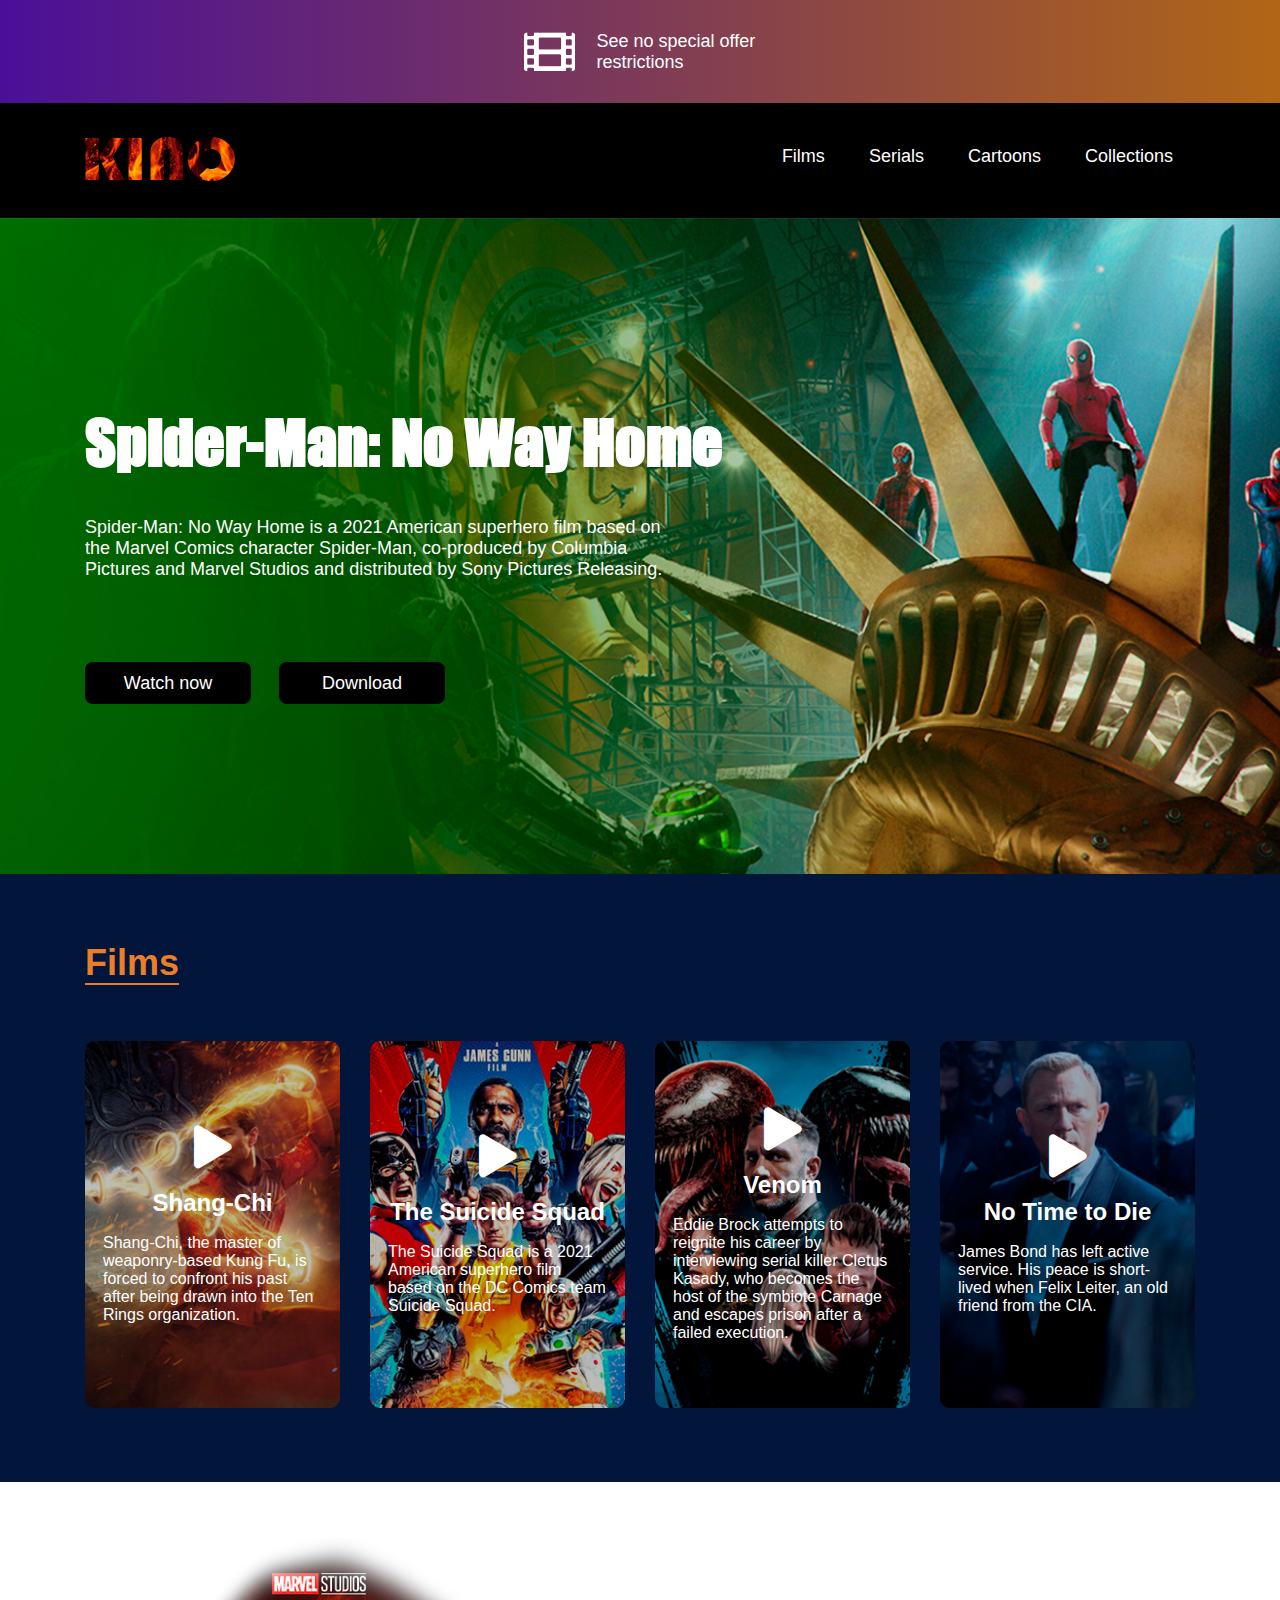
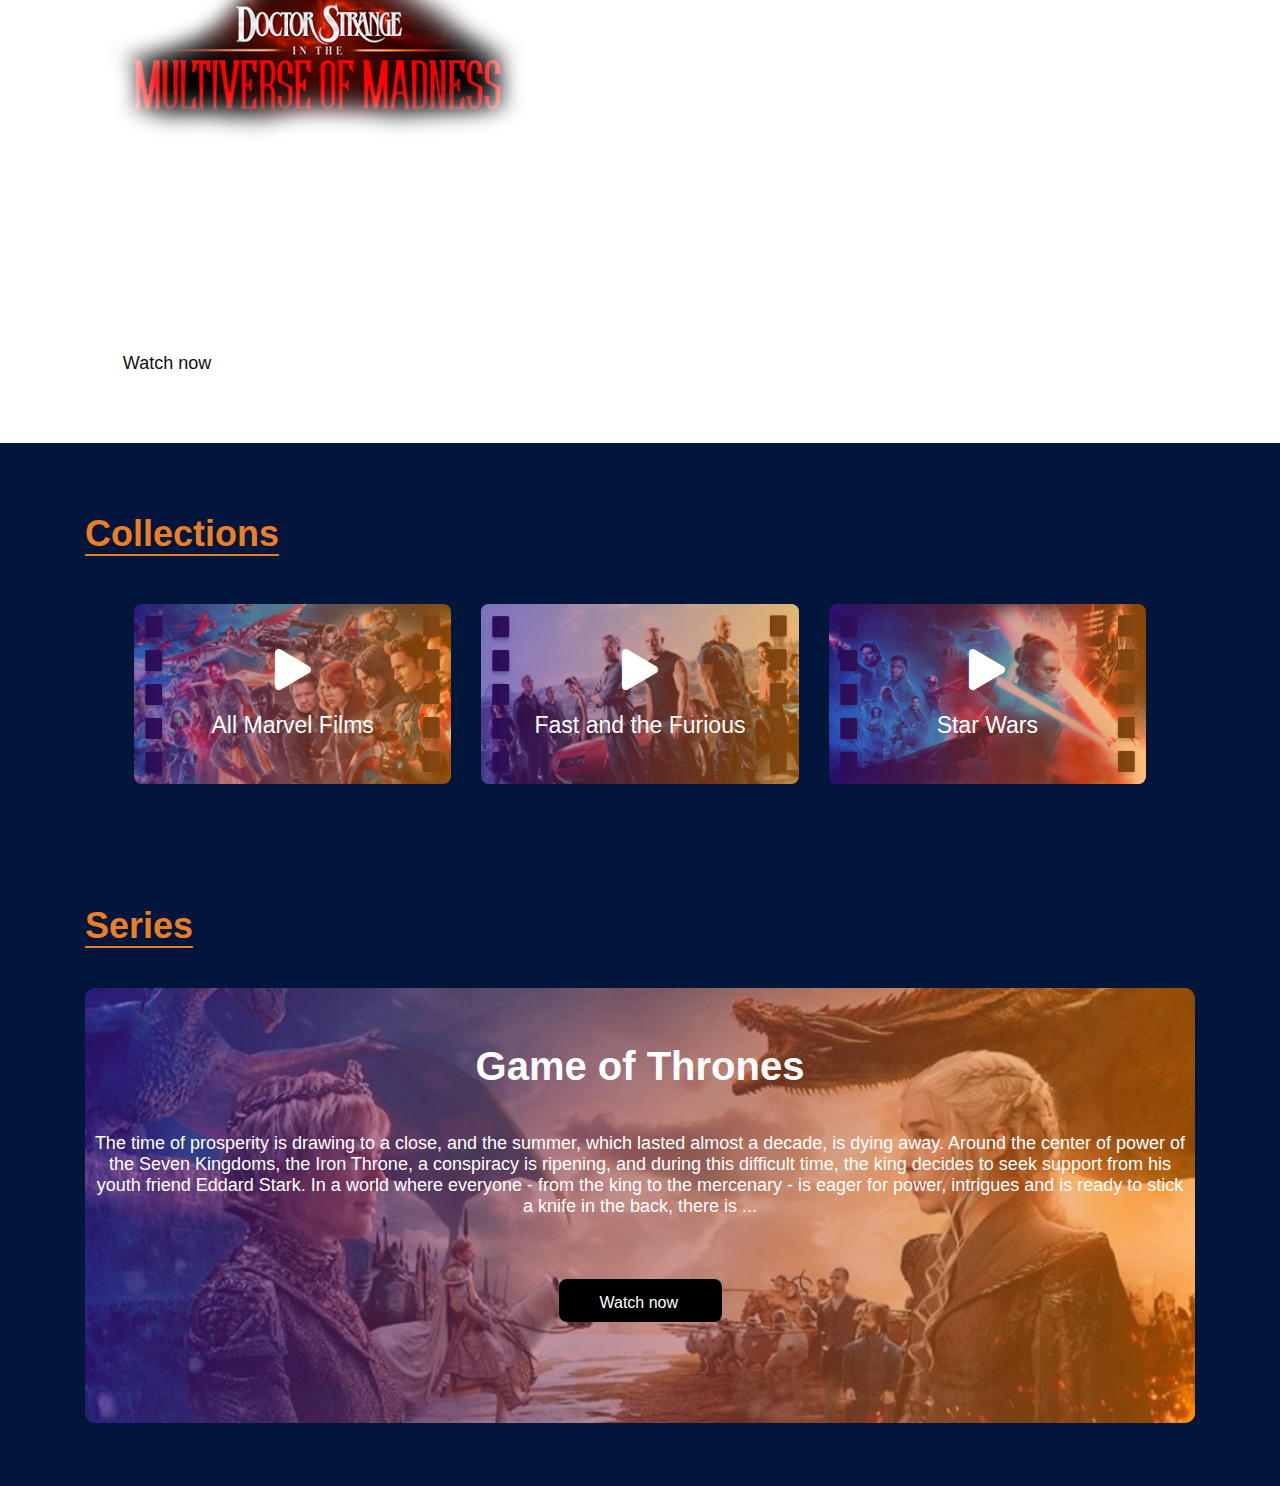
<file: index.htm>
<!DOCTYPE html>
<html lang="en">

<head>
    <meta charset="UTF-8">
    <meta http-equiv="X-UA-Compatible" content="IE=edge">
    <meta name="viewport" content="width=device-width, initial-scale=1.0">
    <title>KINO</title>

    <link rel="stylesheet" href="css/all.css">
    <link rel="stylesheet" href="css/font.css">
    <link rel="stylesheet" href="css/style.css">
    <link rel="stylesheet" href="css/media.css">

</head>

<body>

    <header>
        <div class="poster">
            <i class="fas fa-film"></i>
            <p>See no special offer restrictions</p>
        </div>

        <div class="menu">
            <div class="container">
                <nav>
                    <a class="logo" href=""><img src="img/logo.png" alt=""></a>

                    <ul>
                        <li><a href="">Films</a></li>
                        <li><a href="">Serials</a></li>
                        <li><a href="">Cartoons</a></li>
                        <li><a href="">Collections</a></li>
                    </ul>
                </nav>
            </div>
        </div>

        <div class="text">
            <div class="container">
                <div class="text-block">
                    <h1>Spider-Man: No Way Home</h1>
                    <p>Spider-Man: No Way Home is a 2021 American superhero film based on
                        the Marvel Comics character Spider-Man, co-produced by Columbia
                        Pictures and Marvel Studios and distributed by Sony Pictures Releasing.</p>

                    <div class="btn">
                        <a href="vid/Доктор Стрэндж.mp4">Watch now</a>
                        <a href="vid/Доктор Стрэндж.rar">Download</a>
                    </div>

                </div>
            </div>
        </div>
    </header>

    <section class="film">

        <div class="container">

            <h2 class="title">Films</h2>
            <div class="film-block">
                <a class="box" href="">
                    <img src="img/films-1.jpg" alt="">
                    <div class="box-text">
                        <i class="fas fa-play"></i>
                        <h3>Shang-Chi </h3>
                        <p>Shang-Chi, the master of
                            weaponry-based Kung Fu, is
                            forced to confront his past after
                            being drawn into the Ten Rings
                            organization.</p>
                    </div>

                </a>

                <a class="box" href="">
                    <img src="img/films-2.jpg" alt="">
                    <div class="box-text">
                        <i class="fas fa-play"></i>
                        <h3>The Suicide Squad</h3>
                        <p>The Suicide Squad is a 2021
                            American superhero film based
                            on the DC Comics team
                            Suicide Squad.</p>
                    </div>

                </a>

                <a class="box" href="">
                    <img src="img/films-3.jpg" alt="">
                    <div class="box-text">
                        <i class="fas fa-play"></i>
                        <h3>Venom</h3>
                        <p>Eddie Brock attempts to reignite
                            his career by interviewing serial
                            killer Cletus Kasady, who
                            becomes the host of the
                            symbiote Carnage and escapes
                            prison after a failed execution.</p>
                    </div>

                </a>

                <a class="box" href="">
                    <img src="img/films-4.jpg" alt="">
                    <div class="box-text">
                        <i class="fas fa-play"></i>
                        <h3>No Time to Die</h3>
                        <p>James Bond has left active
                            service. His peace is short-lived
                            when Felix Leiter, an old friend
                            from the CIA.</p>
                    </div>

                </a>

            </div>
        </div>
    </section>

    <section class="fon-img">
        <div class="container">
            <img src="img/element.png" alt="">

            <p>Doctor Strange in the Multiverse of Madness is an upcoming American superhero
                film based on the Marvel Comics character Doctor Strange. Produced by Marvel
                Studios and distributed by Walt Disney Studios Motion Pictures, it is intended to be
                the sequel to Doctor Strange (2016) and the 28th film of the Marvel Cinematic
                Universe (MCU).</p>

            <a href="vid/Доктор Стрэндж.mp4">Watch now</a>
        </div>
    </section>


    <main class="collections">
        <div class="container">
            <h2 class="title">Collections</h2>
            <div class="block">
                <div class="box">
                    <img class="box-img" src="img/collection_1.jpg" alt="">
                    <img class="box-images" src="img/ramka.png" alt="">
                    <div class="text">
                        <i class="fas fa-play"></i>
                        <p>All Marvel Films </p>
                    </div>
                </div>
                
                <div class="box">
                    <img class="box-img" src="img/collection_2.jpg" alt="">
                    <img class="box-images" src="img/ramka.png" alt="">
                    <div class="text">
                        <i class="fas fa-play"></i>
                        <p>Fast and the Furious</p>
                    </div>
                </div>
                
                <div class="box">
                    <img class="box-img" src="img/collection_3.jpg" alt="">
                    <img class="box-images" src="img/ramka.png" alt="">
                    <div class="text">
                        <i class="fas fa-play"></i>
                        <p>Star Wars </p>
                    </div>
                </div>
            </div>
        </div>
    </main>
    
    <section class="series">
        <div class="container">
            <h2 class="title">Series</h2>
            <div class="block">
                <div class="box">
                    <img class="box-img" src="img/series_1.jpg" alt="">
                    <div class="text">
                        <h3>Game of Thrones</h3>
                        
                        <p>The time of prosperity is drawing to a close, and the summer, which lasted almost a decade, is dying away. Around the center of power of the Seven Kingdoms, the Iron 
                            Throne, a conspiracy is ripening, and during this difficult time, the king decides to seek support from his youth friend Eddard Stark. In a world where everyone - from the 
                            king to the mercenary - is eager for power, intrigues and is ready to stick a knife in the back, there is ...</p>
                        
                        <a href="">Watch now</a>
                    </div>
                </div>
            </div>
            
            <div class="series__block">
                
            </div>
        </div>
    </section>
</body>

</html>
</file>
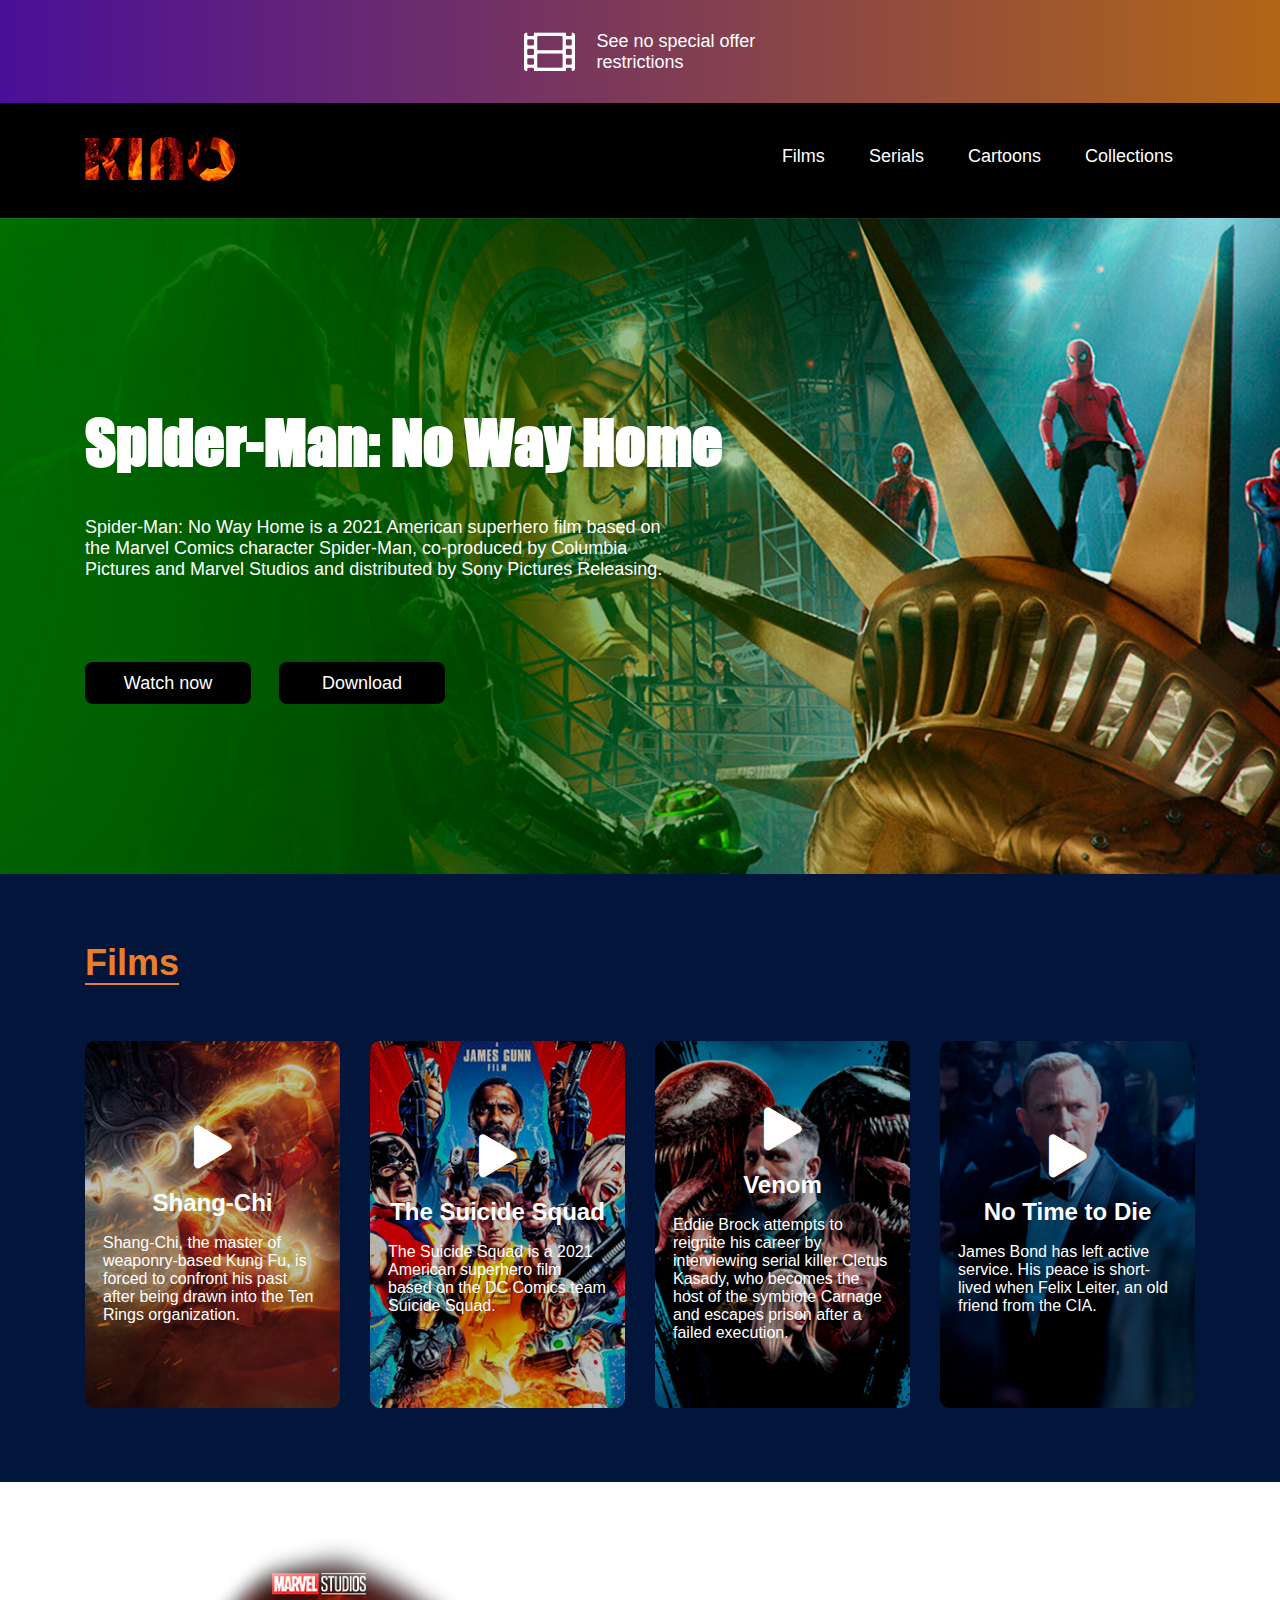
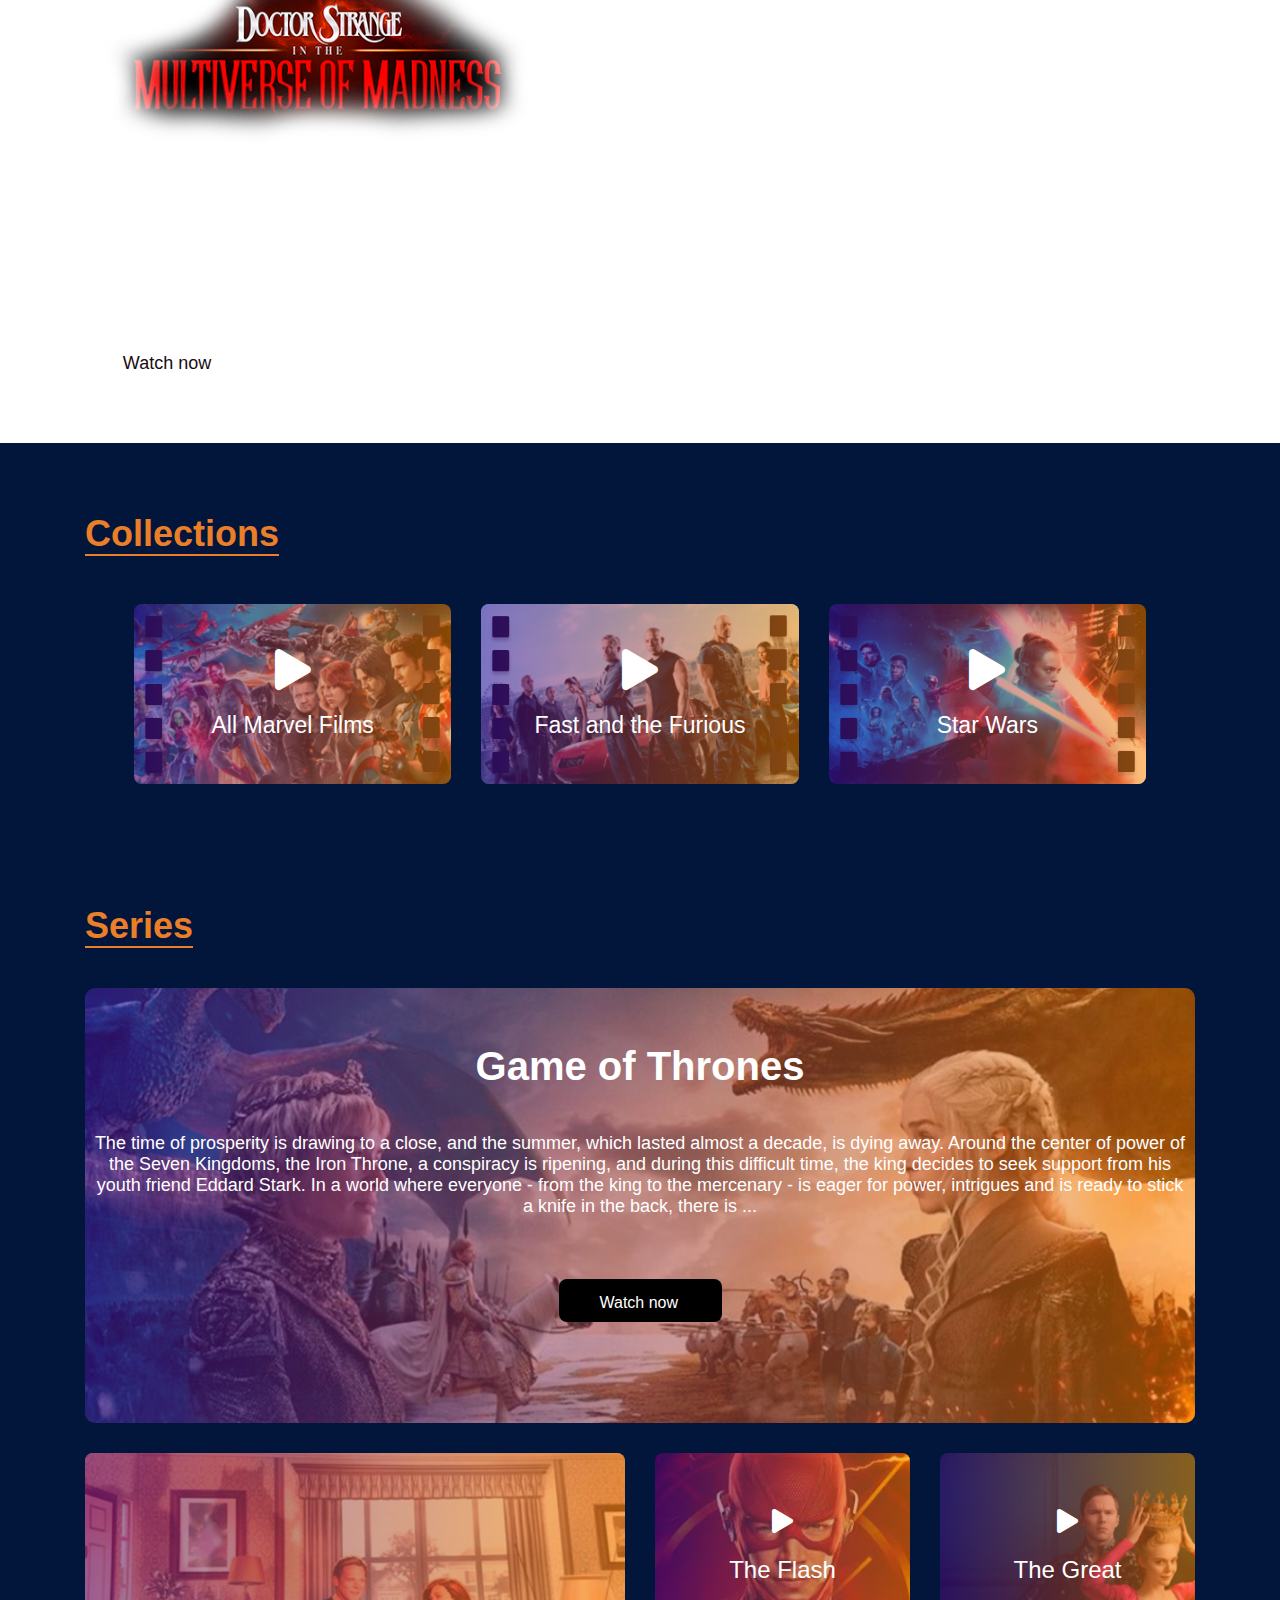
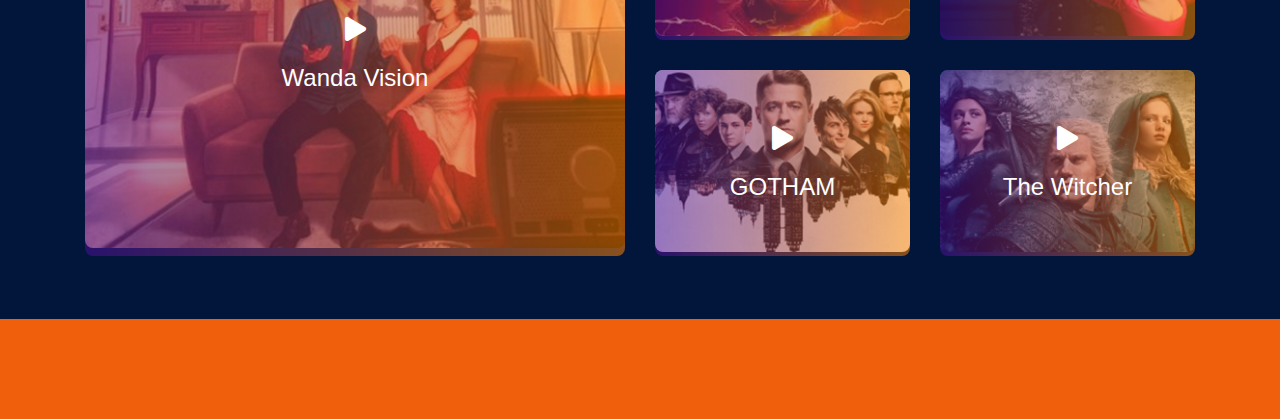
<file: index.html>
<!DOCTYPE html>
<html lang="en">

<head>
    <meta charset="UTF-8">
    <meta http-equiv="X-UA-Compatible" content="IE=edge">
    <meta name="viewport" content="width=device-width, initial-scale=1.0">
    <title>KINO</title>

    <link rel="stylesheet" href="css/all.css">
    <link rel="stylesheet" href="css/style.css">
    <link rel="stylesheet" href="css/font.css">
    <link rel="stylesheet" href="css/media.css">

</head>

<body>


    <header>
        <div class="poster">
            <i class="fal fa-film"></i>
            <p>See no special offer
                restrictions</p>
        </div>

        <div class="menu">
            <div class="container">
                <nav>
                    <a class="logo" href=""><img src="img/logo.png" alt=""></a>

                    <ul>
                        <li><a href="">Films</a></li>
                        <li><a href="">Serials</a></li>
                        <li><a href="">Cartoons</a></li>
                        <li><a href="">Collections</a></li>
                    </ul>

                </nav>
            </div>
        </div>


        <div class="text">
            <div class="container">
                <div class="text-block">
                    <h1>Spider-Man: No Way Home</h1>
                    <p>Spider-Man: No Way Home is a 2021 American superhero film based on
                        the Marvel Comics character Spider-Man, co-produced by Columbia
                        Pictures and Marvel Studios and distributed by Sony Pictures Releasing.</p>

                    <div class="btn">
                        <a href="vid/Доктор Стрэндж.mp4">Watch now</a>
                        <a href="vid/Доктор Стрэндж.rar">Download</a>
                    </div>

                </div>
            </div>
        </div>



    </header>

    <section class="film">
        <div class="container">
            <h2 class="title">Films</h2>
            <div class="film-block">
                <a class="box" href="vid/Доктор Стрэндж.mp4">
                    <img src="img/films-1.jpg" alt="">
                    <div class="box-text">
                        <i class="fas fa-play"></i>
                        <h3>Shang-Chi </h3>
                        <p>Shang-Chi, the master of
                            weaponry-based Kung Fu, is
                            forced to confront his past after
                            being drawn into the Ten Rings
                            organization.</p>
                    </div>
                </a>
                <a class="box" href="vid/Доктор Стрэндж.mp4">
                    <img src="img/films-2.jpg" alt="">
                    <div class="box-text">
                        <i class="fas fa-play"></i>
                        <h3>The Suicide Squad</h3>
                        <p>The Suicide Squad is a 2021
                            American superhero film based
                            on the DC Comics team
                            Suicide Squad.</p>
                    </div>
                </a>
                <a class="box" href="vid/Доктор Стрэндж.mp4">
                    <img src="img/films-3.jpg" alt="">
                    <div class="box-text">
                        <i class="fas fa-play"></i>
                        <h3>Venom</h3>
                        <p>Eddie Brock attempts to reignite
                            his career by interviewing serial
                            killer Cletus Kasady, who
                            becomes the host of the
                            symbiote Carnage and escapes
                            prison after a failed execution.</p>
                    </div>
                </a>
                <a class="box" href="vid/Доктор Стрэндж.mp4">
                    <img src="img/films-4.jpg" alt="">
                    <div class="box-text">
                        <i class="fas fa-play"></i>
                        <h3>No Time to Die</h3>
                        <p>James Bond has left active
                            service. His peace is short-lived
                            when Felix Leiter, an old friend
                            from the CIA.</p>
                    </div>
                </a>
            </div>
        </div>
    </section>


    <section class="fon-img">
        <div class="container">
            <img src="img/sec-element.png" alt="">

            <p>Doctor Strange in the Multiverse of Madness is an upcoming American superhero
                film based on the Marvel Comics character Doctor Strange. Produced by Marvel
                Studios and distributed by Walt Disney Studios Motion Pictures, it is intended to be
                the sequel to Doctor Strange (2016) and the 28th film of the Marvel Cinematic
                Universe (MCU).</p>

            <a href="vid/Доктор Стрэндж.mp4">Watch now</a>
        </div>
    </section>

    <section class="collections">
        <div class="container">
            <h2 class="title">Collections</h2>
            <div class="block">
                <div class="box">
                    <img class="box-img" src="img/collection_1.jpg" alt="">
                    <img class="box-images" src="img/regtangles.png" alt="">

                    <div class="text">
                        <i class="fas fa-play"></i>
                        <p>All Marvel Films </p>
                    </div>
                </div>
                <div class="box">
                    <img class="box-img" src="img/collection_2.jpg" alt="">
                    <img class="box-images" src="img/regtangles.png" alt="">

                    <div class="text">
                        <i class="fas fa-play"></i>
                        <p>Fast and the Furious</p>
                    </div>
                </div>
                <div class="box">
                    <img class="box-img" src="img/collection_3.jpg" alt="">
                    <img class="box-images" src="img/regtangles.png" alt="">

                    <div class="text">
                        <i class="fas fa-play"></i>
                        <p>Star Wars</p>
                    </div>
                </div>
            </div>
        </div>

    </section>
    <section class="series">
        <div class="container">
            <h2 class="title">Series</h2>
            <div class="block">
                <div class="box">
                    <img class="box-img" src="img/series_1.jpg" alt="">
                    <div class="text">
                        <h3>Game of Thrones</h3>
                        
                        <p>The time of prosperity is drawing to a close, and the summer, which lasted almost a decade, is dying away. Around the center of power of the Seven Kingdoms, the Iron 
                            Throne, a conspiracy is ripening, and during this difficult time, the king decides to seek support from his youth friend Eddard Stark. In a world where everyone - from the 
                            king to the mercenary - is eager for power, intrigues and is ready to stick a knife in the back, there is ...</p>
                        
                        <a href="">Watch now</a>
                    </div>
                </div>
            </div>

            <div class="grid">
                <div class="b2 box-1">
                    <img src="img/series_2.jpg" alt="">
                    <div class="b1">
                        <i class="fas fa-play"></i>
                        <p class="f">Wanda Vision</p>
                    </div>

                </div>
                <div class="b2 box-2">
                    <img src="img/series_3.jpg" alt="">
                    <div class="b1">
                        <i class="fas fa-play"></i>
                        <p class="f">The Flash</p>
                    </div>

                </div>

           
                    <div class="b2 box-3">
                        <img src="img/series_4.jpg" alt="">
                        <div class="b1">
                            <i class="fas fa-play"></i>
                            <p class="f">The Great</p>
                        </div>

                    </div>
              

                    <div class="b2 box-4">
                        <img src="img/series_5.jpg" alt="">
                        <div class="b1">
                            <i class="fas fa-play"></i>
                            <p class="f">GOTHAM</p>

                        </div>

                    </div>
                

    
                    <div class="b2 box-5">
                        <img src="img/series_6.jpg" alt="">
                        <div class="b1">
                           <i class="fas fa-play"></i>
                        <p class="f">The Witcher</p>  
                        </div>
                       
                    </div>
                </div>
                </div>
               

          </section>

            
<footer>
    
</footer>



</body>



</html>
</file>
<file: css/font.css>
@font-face{
    font-family: 'arial';
    src: url(../fonts/arial.ttf);
}

@font-face{
    font-family: 'impact';
    src: url(../fonts/impact.ttf);
}
</file>
<file: css/style.css>
*{
    margin: 0;
    padding: 0;
    list-style: none;
    text-decoration: none;
    box-sizing: border-box;
}

.container{
    max-width: 1140px;
    width: 100%;
    margin: auto;
    padding-left: 15px;
    padding-right: 15px;
}

:root{
    --a: 'arial';
    --i: 'impact';
}

body{
    font-family: var(--a);
    min-width: 330px;
}

.title{
    font-size: 36px;
    border-bottom: 2px solid #eb7e28;
    color: #eb7e28;
    display: inline;
}

/* ******************************************************************* */
/* HEADER START */


header .poster{
    background: linear-gradient(to right, #4a0f98, #b16616);
    display: flex;
    justify-content: center;
    align-items: center;
    padding: 26px 0px;
    color: #fff;
}

header .poster i{
    font-size: 51px;
}

header .poster p{
    margin-left: 22px;
    font-size: 18px;
    width: 160px;
}

header .menu{
    background: #000;
}

header .menu nav{
    display: flex;
    justify-content: space-between;
    align-items: center;
}

header .menu nav ul{
    display: flex;
}

header .menu nav ul a{
    font-size: 18px;
    color: #fff;
    padding: 43px 22px 48px 22px;
    display: flex;
    border-bottom: 3px solid transparent;
    transition: 0.4s;
}

header .menu nav ul a:hover{
    color: #e27c28;
    border-bottom: 3px solid #e27c28;
}

header .text{
    background: url(../img/header-fon.jpg) no-repeat center/cover;
    padding-top: 186px;
    padding-bottom: 170px;
}

header .text h1{
    color: #fff;
    font-size: 60px;
    font-family: var(--i);
}

header .text p{
    font-size: 18px;
    color: #fff;
    max-width: 579px;
    width: 100%;
    margin-top: 38px;
}

header .text .btn a{
    width: 166px;
    height: 42px;
    background: #000;
    display: flex;
    justify-content: center;
    align-items: center;
    font-size: 18px;
    color: #fff;
    border-radius: 8px;
    transition: 0.6s;
}

header .text .btn{
    display: flex;
    max-width: 360px;
    width: 100%;
    justify-content: space-between;
    margin-top: 82px;
}

header .text .btn a:hover{
    background: #fff;
    color: #000;
}


/* HEADER END */
/* ******************************************************************* */


/* FILMS START */
/* *********************************************************************** */

.film{
    background: #02153a;
    padding-top: 68px;
    padding-bottom: 74px;
}

.film .film-block .box{
    position: relative;
    display: block;
    overflow: hidden;
    border-radius: 10px;
}

.film .film-block .box img{
    width: 100%;
    height: 100%;
    object-fit: cover;
    transform: scale(1);
    transition: 0.65s;
}

.film .film-block .box:hover img{
    transform: scale(1.5);
}

.film .film-block .box .box-text{
    position: absolute;
    top: 0;
    left: 0;
    display: flex;
    align-items: center;
    justify-content: center;
    flex-direction: column;
    width: 100%;
    height: 100%;
    color: #fff;
    background: #00000041;
    padding: 18px;
}

.film .film-block .box .box-text i{
    font-size: 43px;
}

.film .film-block .box .box-text h3{
    font-size: 24px;
    margin-top: 21px;
    margin-bottom: 17px;
}

.film .film-block{
    margin-top: 57px;
    display: grid;
    grid-template-columns: 1fr 1fr 1fr 1fr;
    gap: 30px;
}



/* *********************************************************************** */
/* FILMS END */

/* FON-IMG START */
/* ************************************************************************* */

.fon-img{
    background: url(../img/section-fon.jpg) no-repeat center/cover;
    padding-top: 56px;
    padding-bottom: 58px;
    background-attachment: fixed;
}

.fon-img img{
    max-width: 458px;
    width: 100%;
    
}

.fon-img p{
    font-size: 18px;
    color: #fff;
    max-width: 541px;
    width: 100%;
}

.fon-img a{
    width: 164px;
    height: 43px;
    background: #fff;
    border-radius: 8px;
    display: flex;
    justify-content: center;
    align-items: center;
    font-size: 18px;
    color: #190d11;
    margin-top: 51px;
    transition: 0.6s;
}

.fon-img a:hover{
    background: #000;
    color: #fff;
}
/* ************************************************************************* */
/* FON-IMG END */

/* COLECTIONS START */
/* **************************************************************** */


.collections{
    padding: 70px 0px;
    background: #02153a;
}

.collections .block{
    display: grid;
    grid-template-columns: 1fr 1fr 1fr;
    gap: 30px;
    margin: 49px;
}
.collections .block .box{
    position: relative;
    border-radius: 8px;
    overflow: hidden;
}

.collections .block .box .box-img{
    width: 100%;
    height: 100%;
    object-fit: cover;
    transform: scale(1);
    transition: 10s;
}

.collections .block .box:hover .box-img{
    transform: scale(1.5);
}

.collections .block .box .box-images{
    position: absolute;
    top: 7px;
    left: 0;
    width: 100%;
    transform: scale(0.95);
}

.collections .block .box .text{
    position: absolute;
    top: 0;
    left: 0;
    width: 100%;
    height: 100%;
    display: flex;
    justify-content: center;
    align-items: center;
    color: #fff;
    flex-direction: column;
    background: linear-gradient(to right, #4a0f988a, #ff850288);
}

.collections .block .box .text i{
    font-size: 41px;
}
.collections .block .box .text p{
    font-size: 23px;
    margin-top: 22px;
}

/* ***************************************************************** */
/* COLECTIONS END */

/* SERIAS START */
/* ****************************************************************** */

.series{
    padding-top: 2px;
    padding-bottom: 63px;
    background: #02153a;
}

.series .block{
    margin-top: 41px;
    overflow: hidden;
    border-radius: 10px;
    display: grid;
    grid-template-columns: 1fr;
}

.series .block .box{
    position: relative;
    
}

.series .block .box .text{
    position: absolute;
    top: 0;
    left: 0;
    display: flex;
    justify-content: center;
    align-items: center;
    flex-direction: column;
    width: 100%;
    height: 100%;
    background: linear-gradient(to right, #4a0f988a, #ff850288);
}

.series .block .box .box-img{
    width: 100%;
    height: 100%;
    object-fit: cover;
}

.series .block .box .text h3{
    font-size: 40px;
    margin-bottom: 44px;
    color: #fff;
}

.series .block .box .text p{
    max-width: 1096px;
    width: 100%;
    text-align: center;
    color: #fff;
    font-size: 18px;
    margin-bottom: 62px;
}

.series .block .box .text a{
    background: #000;
    border-radius: 8px;
    width: 163px;
    height: 43px;
    padding: 15px 31px 15px 41px; 
    color: #fff;
    margin-bottom: 45px; 
}


.grid .b2 .b1 .f{
    font-size: 24px;
    color: #fff;
    
}
.grid .b2 .b1 i{
    font-size: 24px;
    color: #fff;
    margin-bottom: 23px;
}
.grid .b2 .b1{
    position: absolute;
    top: 0;
    left: 0;
    display: flex;
    justify-content: center;
    align-items: center;
    flex-direction: column;
    width: 100%;
    height: 100%;
    background: linear-gradient(to right, #4a0f988a, #ff850288);
        border-radius: 8px;
}
.grid .b2{
    position: relative;

    
}
.grid .b2 img{
    width: 100%;
    border-radius: 8px;
}

.box-1{
    grid-area: box-1;
    
}
.box-2{
    grid-area: box-2;
    
}
.box-3{
    grid-area: box-3;
    
}
.box-4{
    grid-area: box-4;
    
}
.box-5{
    grid-area: box-5;
    
}
.grid{
display: grid;
grid-template-areas:  
"box-1 box-1 box-2 box-3"
"box-1 box-1 box-4 box-5";
gap: 30px;
margin-top: 30px;

}
footer{
    background: rgb(240, 95, 12);
   height: 100px;
   width: 100%;
    
 
}
/* ******************************************************************** */
/* SERIES END*/
</file>
<file: css/media.css>
@media (max-width: 991px) {
    .film .film-block{
        grid-template-columns: 1fr 1fr;
    }
    
    .collections .block{
        grid-template-columns: 1fr;
    }
    
}


@media (max-width: 580px) {
    header .menu nav{
        flex-direction: column;
        padding-top: 15px;
    }
    
    header .menu nav ul a{
        padding: 14px 11px;
    }
    
    header .poster{
        padding: 10px 0px;
    }
    
    header .poster i{
        font-size: 24px;
    }
    
    
}

@media (max-width: 500px) {
    .film .film-block{
        grid-template-columns: 1fr;
    }
}
</file>
